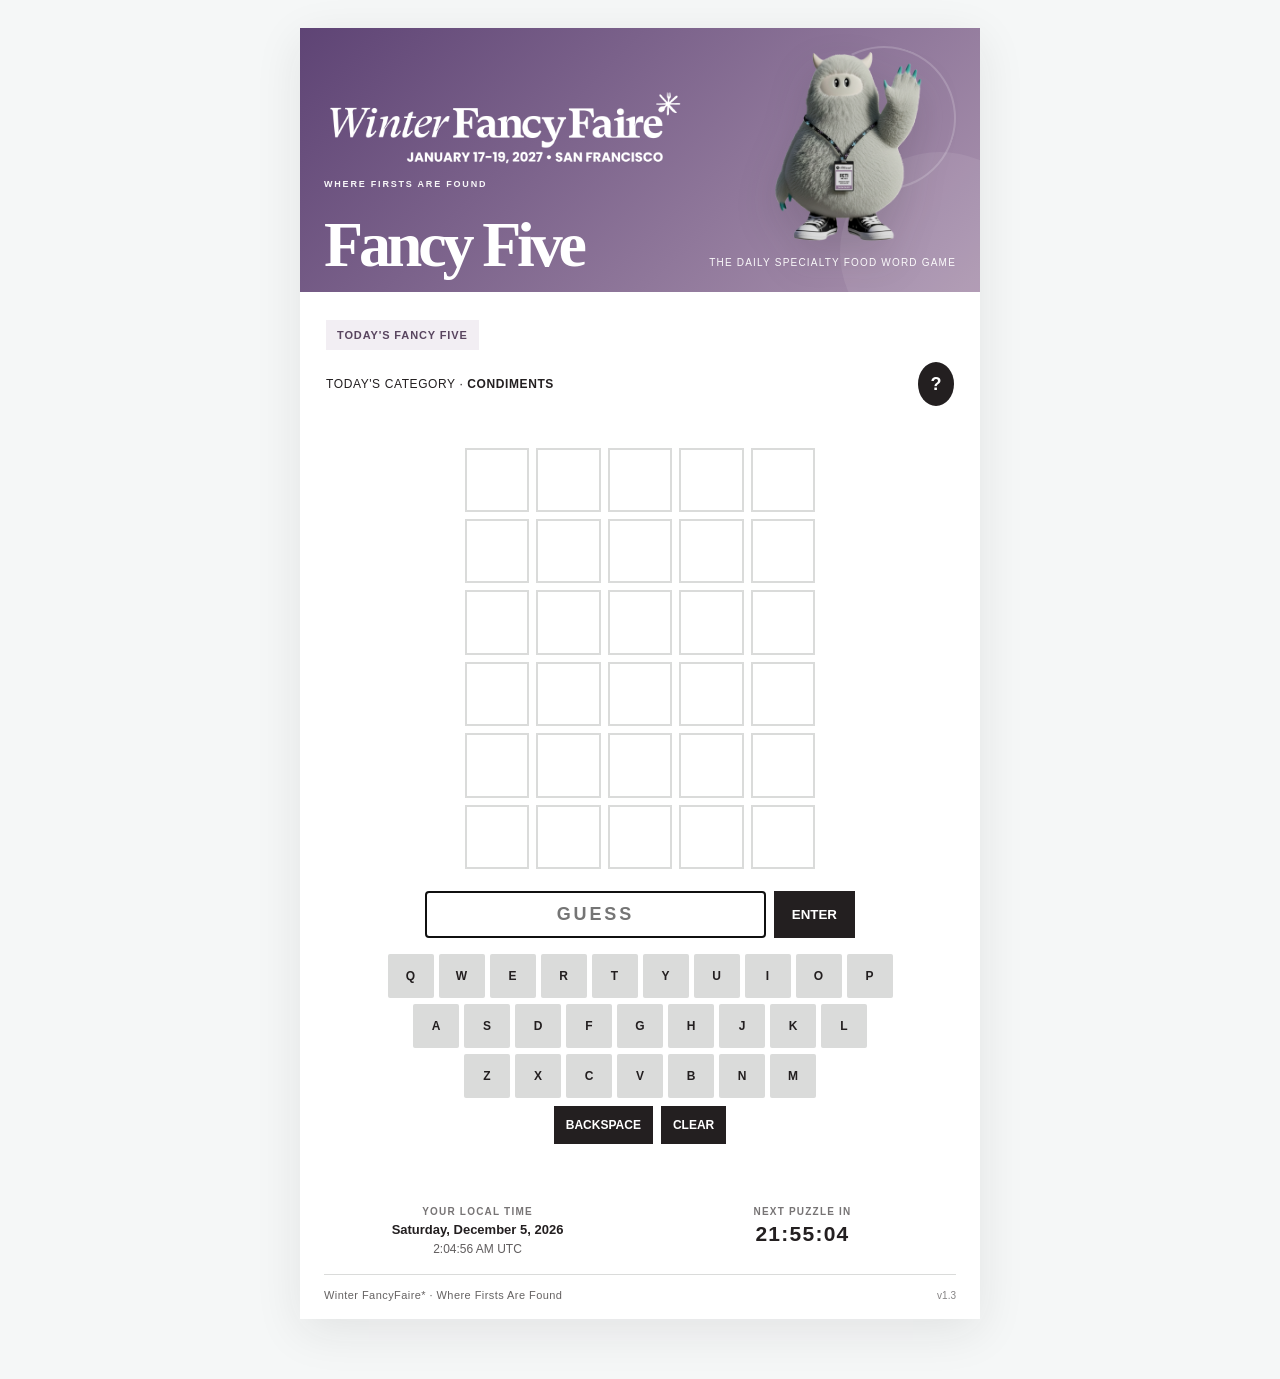
<file: index.html>
﻿<!doctype html>
<html lang="en">
  <head>
    <meta charset="utf-8" />
    <meta name="viewport" content="width=device-width,initial-scale=1" />
    <title>Fancy Five | Winter FancyFaire*</title>
    <link rel="stylesheet" href="css/fancy-five.css" />
  </head>
  <body>
    <div class="ff-app">
      <header class="ff-hero">
        <div class="ff-hero-inner">
          <div class="ff-brand-wrap">
            <img class="ff-brand-logo" src="assets/winter-fancyfaire-logo.png" alt="Winter FancyFaire logo" />
            <div class="ff-tag">WHERE FIRSTS ARE FOUND</div>
          </div>

          <div class="ff-mascot-wrap">
            <img class="ff-mascot" src="assets/reti-the-yeti.png" alt="Reti the Yeti mascot" />
          </div>
        </div>

        <div class="ff-hero-bottom">
          <h1>Fancy Five</h1>
          <p>The daily specialty food word game</p>
        </div>
      </header>

      <main class="ff-main">
        <div id="ff-mode-label" class="ff-mode-label">Today's Fancy Five</div>
        <section id="ff-daily-progress" class="ff-daily-progress" aria-label="Daily and bonus puzzle progress" hidden>
          <div>
            <strong id="ff-daily-progress-status">Daily Puzzle Complete</strong>
            <span id="ff-bonus-progress-label">Bonus Progress: 0/5</span>
          </div>
        </section>

        <div class="ff-topline">
          <div class="ff-category">TODAY'S CATEGORY · <strong id="ff-category"></strong></div>
          <button id="ff-help" class="ff-button ff-help" type="button" aria-label="How to play">?</button>
        </div>

        <div id="ff-message" class="ff-message" role="status" aria-live="polite"></div>
        <div id="ff-board" class="ff-board" aria-label="Fancy Five game board"></div>

        <form id="ff-form" class="ff-controls">
          <input id="ff-guess" class="ff-input" maxlength="5" autocomplete="off" spellcheck="false" placeholder="GUESS" aria-label="Enter a five-letter word" />
          <button id="ff-enter" class="ff-button" type="submit">ENTER</button>
        </form>

        <div id="ff-keyboard" class="ff-keyboard"></div>

        <div class="ff-actions">
          <button id="ff-backspace" class="ff-button" type="button">BACKSPACE</button>
          <button id="ff-clear" class="ff-button" type="button">CLEAR</button>
        </div>

        <section id="ff-result" class="ff-result" hidden>
          <div id="ff-kicker" class="ff-kicker">Daily results</div>
          <h2 id="ff-result-title"></h2>
          <p id="ff-answer"></p>
          <div id="ff-solve-summary" class="ff-solve-summary" aria-live="polite">
            <p id="ff-solve-headline" class="ff-solve-headline"></p>
            <p id="ff-solve-context" class="ff-solve-context"></p>
          </div>
          <p id="ff-fact" class="ff-fact"></p>

          <div id="ff-stats" class="ff-stats">
            <div><b id="ff-played">0</b><span>Played</span></div>
            <div><b id="ff-winrate">0%</b><span>Win rate</span></div>
            <div><b id="ff-streak">0</b><span>Streak</span></div>
            <div><b id="ff-maxstreak">0</b><span>Best</span></div>
          </div>

          <button id="ff-share" class="ff-button ff-share" type="button">SHARE DAILY RESULTS</button>
        </section>

        <section id="ff-todays-results" class="ff-todays-results" aria-labelledby="ff-todays-results-title" hidden>
          <h2 id="ff-todays-results-title">Today's Results</h2>
          <dl class="ff-results-list">
            <div><dt>Daily Puzzle</dt><dd id="ff-daily-result"></dd></div>
            <div><dt>Bonus Puzzles Completed</dt><dd id="ff-bonus-result"></dd></div>
            <div><dt>Total Words Solved Today</dt><dd id="ff-words-result"></dd></div>
          </dl>
          <p id="ff-bonus-prompt" class="ff-bonus-prompt">Want another challenge?</p>
          <div class="ff-bonus-actions">
            <button id="ff-bonus-action" class="ff-button ff-bonus-button" type="button"></button>
            <button id="ff-return-daily" class="ff-button ff-return-button" type="button" hidden>RETURN TO DAILY RESULTS</button>
          </div>
        </section>
      </main>

      <footer class="ff-footer">
        <div class="ff-local-clock" aria-live="off">
          <span class="ff-footer-label">Your local time</span>
          <time id="ff-local-date"></time>
          <time id="ff-local-time"></time>
        </div>
        <div class="ff-countdown" role="timer" aria-live="off">
          <span class="ff-footer-label">Next puzzle in</span>
          <time id="ff-countdown">--:--:--</time>
        </div>
        <div class="ff-footer-bottom">
          <div class="ff-footer-brand">Winter FancyFaire* · Where Firsts Are Found</div>
          <small class="ff-version">v1.3</small>
        </div>
      </footer>
    </div>

    <div id="ff-modal" class="ff-modal" hidden>
      <div class="ff-modal-card" role="dialog" aria-modal="true" aria-labelledby="ff-help-title">
        <button id="ff-close" class="ff-button ff-close" type="button" aria-label="Close">×</button>
        <h2 id="ff-help-title">How to play</h2>
        <p>Guess the five-letter word in six tries. Each guess must be a recognized five-letter English word.</p>
        <div class="ff-example">
          <div class="ff-mini ff-correct">F</div>
          <div class="ff-mini">A</div>
          <div class="ff-mini">N</div>
          <div class="ff-mini">C</div>
          <div class="ff-mini">Y</div>
        </div>
        <p><strong>Green</strong> means the letter is correct and in the right position.</p>
        <p><strong>Yellow</strong> means the letter is in the word but in another position. Gray means it is not in the word.</p>
        <p>A new shared Daily Puzzle appears each day. After you finish it, up to five optional Bonus Puzzles become available.</p>
      </div>
    </div>

    <div id="ff-share-modal" class="ff-modal" hidden>
      <div class="ff-modal-card ff-share-card" role="dialog" aria-modal="true" aria-labelledby="ff-share-title">
        <button id="ff-share-close" class="ff-button ff-close" type="button" aria-label="Close">×</button>
        <h2 id="ff-share-title">Share your Daily Puzzle</h2>
        <p>Choose where to share. Your post is prepared below; review it before publishing.</p>
        <label class="ff-share-label" for="ff-share-text">Your spoiler-free result</label>
        <textarea id="ff-share-text" class="ff-share-text" rows="7" readonly></textarea>
        <div class="ff-share-options" aria-label="Sharing options">
          <button id="ff-share-facebook" class="ff-button" type="button">Facebook</button>
          <button id="ff-share-instagram" class="ff-button" type="button">Instagram</button>
          <button id="ff-share-linkedin" class="ff-button" type="button">LinkedIn</button>
          <button id="ff-share-native" class="ff-button" type="button">More apps</button>
          <button id="ff-share-copy" class="ff-button ff-share-copy" type="button">Copy post</button>
        </div>
        <p id="ff-share-status" class="ff-share-status" role="status" aria-live="polite"></p>
        <p class="ff-share-note">Instagram doesn’t allow websites to prefill a post. We’ll copy your caption so you can paste it into a new Instagram post.</p>
      </div>
    </div>

    <script src="data/puzzles.js"></script>
    <script src="data/bonus-packs.js"></script>
    <script src="data/dictionary.js"></script>
    <script src="src/game.js"></script>
    <script src="src/storage.js"></script>
    <script src="src/analytics.js"></script>
    <script src="src/app.js"></script>
  </body>
</html>
</file>
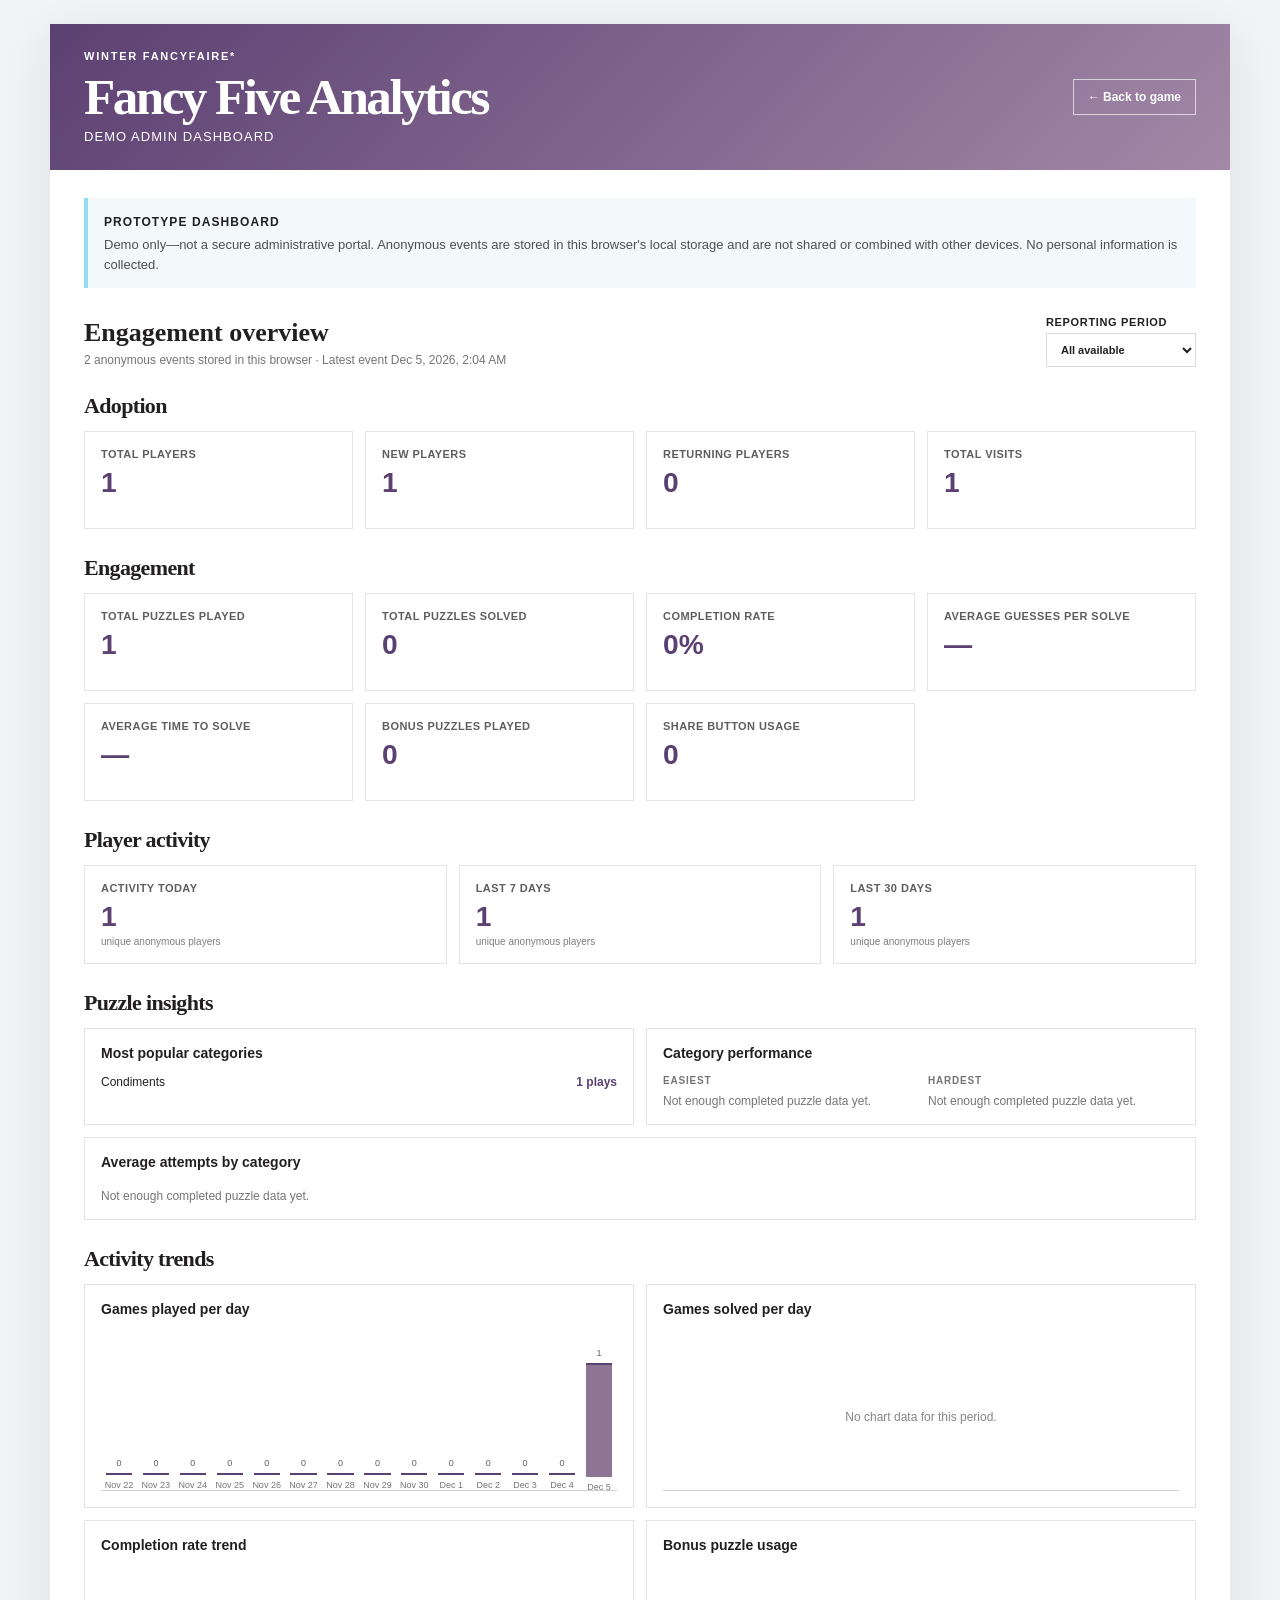
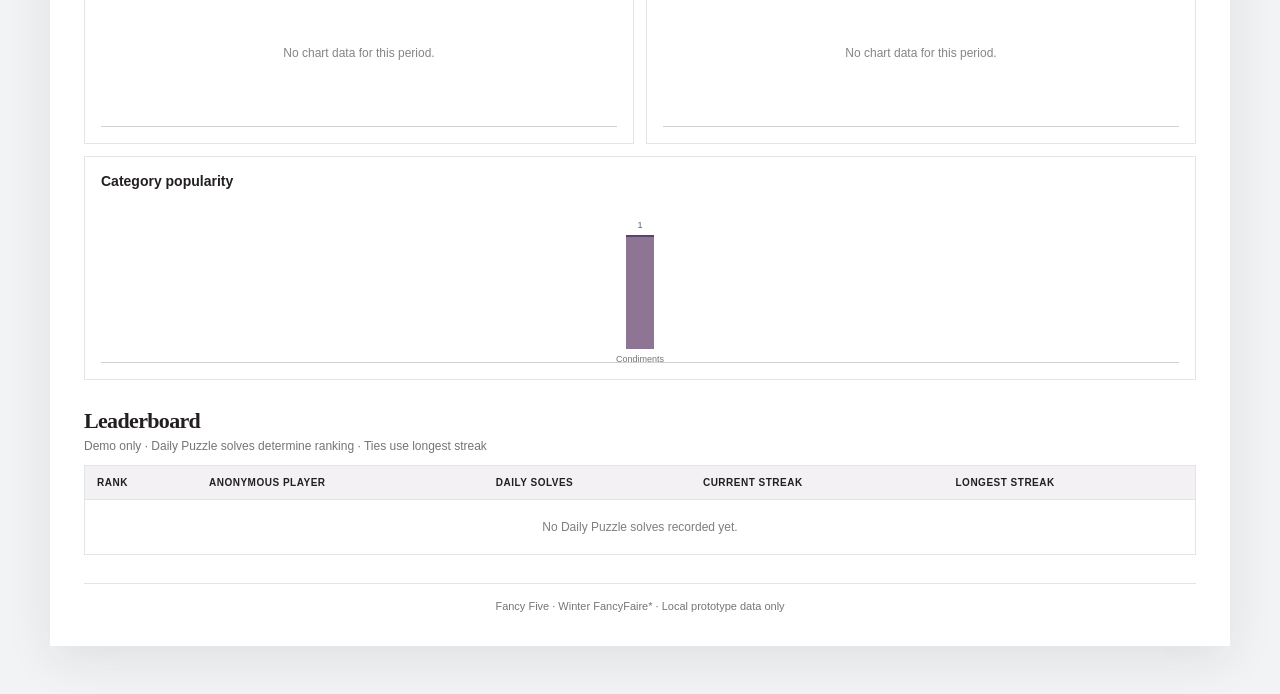
<file: admin/index.html>
<!doctype html>
<html lang="en">
  <head>
    <meta charset="utf-8" />
    <meta name="viewport" content="width=device-width,initial-scale=1" />
    <meta name="robots" content="noindex,nofollow" />
    <title>Demo Analytics | Fancy Five</title>
    <link rel="stylesheet" href="../css/fancy-five.css" />
    <link rel="stylesheet" href="dashboard.css" />
  </head>
  <body class="admin-body">
    <div class="admin-shell">
      <header class="admin-hero">
        <div>
          <div class="admin-brand">Winter FancyFaire*</div>
          <h1>Fancy Five Analytics</h1>
          <p>Demo Admin Dashboard</p>
        </div>
        <a class="admin-game-link" href="../index.html">← Back to game</a>
      </header>

      <main class="admin-main">
        <section class="admin-notice" aria-label="Demo privacy notice">
          <strong>Prototype dashboard</strong>
          <p>
            Demo only—not a secure administrative portal. Anonymous events are stored in this browser's
            local storage and are not shared or combined with other devices. No personal information is collected.
          </p>
        </section>

        <div class="admin-toolbar">
          <div>
            <h2>Engagement overview</h2>
            <p id="admin-updated" class="admin-muted">Reading local demo analytics…</p>
          </div>
          <label class="admin-range">
            Reporting period
            <select id="admin-range">
              <option value="all">All available</option>
              <option value="7">Last 7 days</option>
              <option value="30">Last 30 days</option>
            </select>
          </label>
        </div>

        <p id="admin-storage-warning" class="admin-storage-warning" role="status" hidden></p>
        <p id="admin-empty" class="admin-empty" hidden>
          No game analytics have been recorded in this browser yet. Play Fancy Five in this same browser and refresh this dashboard to see real demo activity.
        </p>

        <section aria-labelledby="admin-adoption-title">
          <h2 id="admin-adoption-title" class="admin-section-title">Adoption</h2>
          <div class="admin-kpis">
            <article class="admin-kpi"><span>Total Players</span><strong id="metric-players">0</strong></article>
            <article class="admin-kpi"><span>New Players</span><strong id="metric-new">0</strong></article>
            <article class="admin-kpi"><span>Returning Players</span><strong id="metric-returning">0</strong></article>
            <article class="admin-kpi"><span>Total Visits</span><strong id="metric-visits">0</strong></article>
          </div>
        </section>

        <section aria-labelledby="admin-engagement-title">
          <h2 id="admin-engagement-title" class="admin-section-title">Engagement</h2>
          <div class="admin-kpis">
            <article class="admin-kpi"><span>Total Puzzles Played</span><strong id="metric-played">0</strong></article>
            <article class="admin-kpi"><span>Total Puzzles Solved</span><strong id="metric-solved">0</strong></article>
            <article class="admin-kpi"><span>Completion Rate</span><strong id="metric-rate">0%</strong></article>
            <article class="admin-kpi"><span>Average Guesses per Solve</span><strong id="metric-guesses">—</strong></article>
            <article class="admin-kpi"><span>Average Time to Solve</span><strong id="metric-time">—</strong></article>
            <article class="admin-kpi"><span>Bonus Puzzles Played</span><strong id="metric-bonus">0</strong></article>
            <article class="admin-kpi"><span>Share Button Usage</span><strong id="metric-shares">0</strong></article>
          </div>
        </section>

        <section aria-labelledby="admin-activity-title">
          <h2 id="admin-activity-title" class="admin-section-title">Player activity</h2>
          <div class="admin-kpis admin-kpis-three">
            <article class="admin-kpi"><span>Activity Today</span><strong id="metric-active-today">0</strong><small>unique anonymous players</small></article>
            <article class="admin-kpi"><span>Last 7 Days</span><strong id="metric-active-7">0</strong><small>unique anonymous players</small></article>
            <article class="admin-kpi"><span>Last 30 Days</span><strong id="metric-active-30">0</strong><small>unique anonymous players</small></article>
          </div>
        </section>

        <section aria-labelledby="admin-insights-title">
          <h2 id="admin-insights-title" class="admin-section-title">Puzzle insights</h2>
          <div class="admin-insight-grid">
            <article class="admin-panel">
              <h3>Most popular categories</h3>
              <div id="admin-popular-categories" class="admin-category-list"></div>
            </article>
            <article class="admin-panel">
              <h3>Category performance</h3>
              <div class="admin-category-columns">
                <div><h4>Easiest</h4><div id="admin-easiest"></div></div>
                <div><h4>Hardest</h4><div id="admin-hardest"></div></div>
              </div>
            </article>
          </div>
          <article class="admin-panel admin-attempts">
            <h3>Average attempts by category</h3>
            <div id="admin-category-attempts" class="admin-category-list"></div>
          </article>
        </section>

        <section aria-labelledby="admin-charts-title">
          <h2 id="admin-charts-title" class="admin-section-title">Activity trends</h2>
          <div class="admin-chart-grid">
            <article class="admin-panel"><h3>Games played per day</h3><div id="chart-played" class="admin-chart"></div></article>
            <article class="admin-panel"><h3>Games solved per day</h3><div id="chart-solved" class="admin-chart"></div></article>
            <article class="admin-panel"><h3>Completion rate trend</h3><div id="chart-rate" class="admin-chart"></div></article>
            <article class="admin-panel"><h3>Bonus puzzle usage</h3><div id="chart-bonus" class="admin-chart"></div></article>
            <article class="admin-panel admin-chart-wide"><h3>Category popularity</h3><div id="chart-categories" class="admin-chart"></div></article>
          </div>
        </section>

        <section aria-labelledby="admin-leaderboard-title">
          <div class="admin-table-heading">
            <div>
              <h2 id="admin-leaderboard-title" class="admin-section-title">Leaderboard</h2>
              <p class="admin-muted">Demo only · Daily Puzzle solves determine ranking · Ties use longest streak</p>
            </div>
          </div>
          <div class="admin-table-wrap">
            <table>
              <thead><tr><th>Rank</th><th>Anonymous player</th><th>Daily solves</th><th>Current streak</th><th>Longest streak</th></tr></thead>
              <tbody id="admin-leaderboard"></tbody>
            </table>
          </div>
        </section>

        <footer class="admin-footer">Fancy Five · Winter FancyFaire* · Local prototype data only</footer>
      </main>
    </div>
    <script src="dashboard.js"></script>
  </body>
</html>
</file>
<file: css/fancy-five.css>
:root {
  --wff-blue: #97daf5;
  --wff-purple: #a289a7;
  --wff-black: #231f20;
  --wff-gray: #dadbda;
  --wff-ice: #f5f7f7;
  --white: #fff;
  --green: #4f7d5b;
  --yellow: #b88b2e;
}

* {
  box-sizing: border-box;
}

body {
  margin: 0;
  background: var(--wff-ice);
  color: var(--wff-black);
  font-family: Poppins, Arial, sans-serif;
}

.ff-app {
  width: min(100% - 24px, 680px);
  margin: 28px auto 60px;
  background: #fff;
  box-shadow: 0 12px 45px rgba(35, 31, 32, 0.09);
}

.ff-hero {
  position: relative;
  overflow: hidden;
  background: linear-gradient(135deg, rgba(91, 64, 114, 0.98), rgba(162, 137, 167, 0.9));
  color: #fff;
  padding: 20px 24px 18px;
  min-height: 170px;
}

.ff-hero::before {
  content: "";
  position: absolute;
  inset: auto -60px -60px auto;
  width: 200px;
  height: 200px;
  border-radius: 50%;
  background: rgba(255, 255, 255, 0.08);
}

.ff-hero::after {
  content: "";
  position: absolute;
  inset: 18px 24px auto auto;
  width: 140px;
  height: 140px;
  border-radius: 50%;
  border: 2px solid rgba(255, 255, 255, 0.18);
  border-left-color: transparent;
  transform: rotate(18deg);
}

.ff-hero-inner {
  position: relative;
  z-index: 1;
  display: flex;
  align-items: center;
  justify-content: space-between;
  gap: 12px;
}

.ff-brand-wrap {
  flex: 1;
  min-width: 0;
}

.ff-brand-logo {
  display: block;
  width: min(100%, 360px);
  max-width: 100%;
  height: auto;
}

.ff-tag {
  font-family: Arial, sans-serif;
  font-size: 9px;
  letter-spacing: 0.2em;
  margin-top: 10px;
  font-weight: 800;
  text-transform: uppercase;
  opacity: 0.95;
}

.ff-mascot-wrap {
  position: relative;
  z-index: 2;
  flex-shrink: 0;
  width: 220px;
  height: 220px;
  display: flex;
  align-items: center;
  justify-content: center;
  margin-top: -12px;
  margin-bottom: -30px;
}

.ff-mascot {
  display: block;
  width: 100%;
  height: 100%;
  object-fit: contain;
  filter: drop-shadow(0 18px 20px rgba(35, 31, 32, 0.15));
}

.ff-hero-bottom {
  position: relative;
  z-index: 1;
  display: flex;
  align-items: baseline;
  justify-content: space-between;
  gap: 12px;
  margin-top: -10px;
}

.ff-hero h1 {
  position: relative;
  z-index: 1;
  font-family: Georgia, serif;
  font-size: clamp(2.2rem, 5vw, 4.1rem);
  line-height: 0.9;
  margin: 0;
  letter-spacing: -0.065em;
}

.ff-hero p {
  position: relative;
  z-index: 1;
  margin: 0;
  text-transform: uppercase;
  font-size: 10px;
  letter-spacing: 0.12em;
  opacity: 0.95;
}

.ff-main {
  padding: 28px 26px 40px;
}

.ff-mode-label {
  display: inline-flex;
  align-items: center;
  min-height: 30px;
  margin-bottom: 12px;
  padding: 6px 11px;
  background: rgba(162, 137, 167, 0.14);
  color: #59455f;
  font-size: 11px;
  font-weight: 800;
  letter-spacing: 0.08em;
  text-transform: uppercase;
}

.ff-daily-progress {
  margin: 0 0 18px;
  padding: 12px 14px;
  border-left: 4px solid var(--green);
  background: #f0f5f1;
}

.ff-daily-progress[hidden],
.ff-todays-results[hidden],
.ff-bonus-actions [hidden] {
  display: none;
}

.ff-daily-progress > div {
  display: flex;
  align-items: center;
  justify-content: space-between;
  gap: 12px;
}

.ff-daily-progress strong {
  font-size: 12px;
  letter-spacing: 0.04em;
  text-transform: uppercase;
}

.ff-daily-progress span {
  font-size: 12px;
  font-weight: 700;
  color: rgba(35, 31, 32, 0.72);
}

.ff-topline {
  display: flex;
  justify-content: space-between;
  align-items: center;
  gap: 12px;
  margin-bottom: 4px;
}

.ff-category {
  font-size: 12px;
  letter-spacing: 0.05em;
  text-transform: uppercase;
}

.ff-help {
  display: inline-flex;
  align-items: center;
  justify-content: center;
  border: 1px solid var(--wff-black);
  background: #1d1d1d;
  color: #fff;
  border-radius: 50%;
  width: 34px;
  height: 34px;
  padding: 0;
  font-size: 18px;
  line-height: 1;
  font-weight: 800;
}

.ff-modal {
  position: fixed;
  inset: 0;
  z-index: 1000;
  display: flex;
  align-items: center;
  justify-content: center;
  padding: 24px;
  background: rgba(35, 31, 32, 0.52);
}

.ff-modal[hidden] {
  display: none;
}

.ff-modal-card {
  position: relative;
  width: min(100%, 560px);
  background: #fff;
  border: 2px solid var(--wff-black);
  box-shadow: 0 20px 50px rgba(35, 31, 32, 0.18);
  padding: 28px 26px 22px;
}

.ff-close {
  position: absolute;
  top: 12px;
  right: 12px;
  width: 32px;
  height: 32px;
  border-radius: 50%;
  display: inline-flex;
  align-items: center;
  justify-content: center;
  padding: 0;
  font-size: 28px;
  line-height: 1;
  background: #fff;
  color: var(--wff-black);
  border: 1px solid var(--wff-black);
}

.ff-modal-card h2 {
  margin: 0 0 12px;
  font-family: Georgia, serif;
  font-size: clamp(2rem, 5vw, 3rem);
  line-height: 1.1;
  letter-spacing: -0.05em;
}

.ff-modal-card p {
  margin: 0 0 12px;
  line-height: 1.6;
  color: rgba(35, 31, 32, 0.85);
}

.ff-share-card {
  max-height: min(90vh, 760px);
  overflow-y: auto;
}

.ff-share-label {
  display: block;
  margin: 18px 0 6px;
  font-size: 13px;
  font-weight: 700;
}

.ff-share-text {
  display: block;
  width: 100%;
  min-height: 150px;
  resize: vertical;
  padding: 12px;
  border: 1px solid var(--wff-gray);
  background: var(--wff-ice);
  color: var(--wff-black);
  font: inherit;
  font-size: 13px;
  line-height: 1.5;
}

.ff-share-options {
  display: grid;
  grid-template-columns: repeat(2, minmax(0, 1fr));
  gap: 8px;
  margin: 14px 0 10px;
}

.ff-share-options .ff-button {
  min-height: 42px;
  padding: 9px 12px;
}

.ff-share-options .ff-share-copy {
  grid-column: 1 / -1;
  background: var(--wff-purple);
  color: var(--wff-black);
}

.ff-share-status {
  min-height: 24px;
  font-weight: 700;
}

.ff-modal-card .ff-share-note {
  margin: 0;
  font-size: 12px;
  color: rgba(35, 31, 32, 0.7);
}

.ff-example {
  display: flex;
  justify-content: center;
  gap: 6px;
  margin: 16px 0 18px;
}

.ff-mini {
  width: 32px;
  height: 32px;
  display: flex;
  align-items: center;
  justify-content: center;
  border: 2px solid var(--wff-gray);
  background: #fff;
  font-size: 16px;
  font-weight: 800;
}

.ff-mini.ff-correct {
  background: var(--green) !important;
  border-color: var(--green) !important;
  color: #fff !important;
}

.ff-message {
  min-height: 38px;
  text-align: center;
  font-size: 14px;
  font-weight: 800;
  padding: 9px 0;
}

.ff-board {
  width: min(350px, 100%);
  margin: auto;
  display: grid;
  grid-template-columns: repeat(5, 1fr);
  gap: 7px;
}

.ff-tile {
  aspect-ratio: 1;
  border: 2px solid var(--wff-gray);
  display: flex;
  align-items: center;
  justify-content: center;
  font: 900 28px Arial;
  background: #fff;
}

.ff-correct {
  background: var(--green) !important;
  color: #fff !important;
  border-color: var(--green) !important;
}

.ff-present {
  background: var(--yellow) !important;
  color: #fff !important;
  border-color: var(--yellow) !important;
}

.ff-absent {
  background: #777 !important;
  color: #fff !important;
  border-color: #777 !important;
}

.ff-controls {
  display: flex;
  gap: 8px;
  max-width: 430px;
  margin: 22px auto 16px;
}

.ff-input {
  flex: 1;
  min-width: 0;
  border: 1px solid #999;
  padding: 12px;
  text-align: center;
  font-size: 18px;
  font-weight: 800;
  letter-spacing: 0.16em;
  text-transform: uppercase;
}

.ff-button {
  border: 0;
  background: var(--wff-black);
  color: #fff;
  padding: 11px 18px;
  min-height: 44px;
  font-weight: 800;
  cursor: pointer;
}

.ff-keyboard {
  display: grid;
  gap: 6px;
}

.ff-keyrow {
  display: flex;
  justify-content: center;
  gap: 5px;
}

.ff-key {
  flex: 1;
  max-width: 46px;
  padding: 0;
  background: var(--wff-gray);
  color: var(--wff-black);
  font-size: 12px;
  border-radius: 2px;
}

.ff-actions {
  display: flex;
  justify-content: center;
  gap: 8px;
  margin-top: 8px;
}

.ff-actions .ff-button {
  font-size: 12px;
  padding: 8px 12px;
  min-height: 38px;
}

.ff-result {
  margin-top: 28px;
  background: var(--wff-ice);
  border-top: 8px solid var(--wff-blue);
  padding: 30px 24px 24px;
  text-align: center;
}

.ff-kicker {
  display: inline-block;
  margin: 0 0 10px;
  font-size: 12px;
  letter-spacing: 0.18em;
  text-transform: uppercase;
  font-weight: 800;
  color: var(--wff-black);
  opacity: 0.72;
}

.ff-result h2 {
  margin: 0 0 10px;
  font-family: Georgia, serif;
  font-size: clamp(2rem, 4vw, 3rem);
  line-height: 1.1;
  letter-spacing: -0.06em;
}

#ff-answer {
  margin: 0 0 10px;
  font-size: 12px;
  font-weight: 800;
  letter-spacing: 0.14em;
  text-transform: uppercase;
  color: var(--wff-black);
}

.ff-fact,
.ff-solve-summary {
  margin: 0 auto 16px;
  max-width: 34rem;
  line-height: 1.6;
  color: rgba(35, 31, 32, 0.8);
}

.ff-solve-summary {
  color: var(--wff-black);
}

.ff-solve-headline {
  margin: 0 0 6px;
  font-size: 17px;
  font-weight: 800;
}

.ff-solve-context {
  margin: 0;
  font-size: 14px;
  font-weight: 500;
}

.ff-stats {
  display: grid;
  grid-template-columns: repeat(4, minmax(0, 1fr));
  gap: 10px;
  max-width: 300px;
  margin: 18px auto 20px;
}

#ff-stats[hidden] {
  display: none;
}

.ff-stats div {
  display: flex;
  flex-direction: column;
  gap: 5px;
  align-items: center;
  justify-content: center;
  font-size: 12px;
  text-transform: uppercase;
  letter-spacing: 0.04em;
}

.ff-stats b {
  font-size: 20px;
  line-height: 1;
}

.ff-share {
  display: inline-flex;
  align-items: center;
  justify-content: center;
  width: min(100%, 220px);
}

.ff-todays-results {
  margin-top: 22px;
  padding: 22px;
  border: 1px solid var(--wff-gray);
  background: #fff;
}

.ff-todays-results h2 {
  margin: 0 0 14px;
  font-family: Georgia, serif;
  font-size: 25px;
  letter-spacing: -0.04em;
}

.ff-results-list {
  margin: 0;
  border-top: 1px solid var(--wff-gray);
}

.ff-results-list > div {
  display: flex;
  justify-content: space-between;
  gap: 14px;
  padding: 10px 0;
  border-bottom: 1px solid var(--wff-gray);
  font-size: 13px;
}

.ff-results-list dt {
  font-weight: 700;
}

.ff-results-list dd {
  margin: 0;
  text-align: right;
}

.ff-bonus-prompt {
  margin: 18px 0 10px;
  font-weight: 700;
  text-align: center;
}

.ff-bonus-actions {
  display: flex;
  flex-wrap: wrap;
  justify-content: center;
  gap: 8px;
}

.ff-bonus-button {
  background: #5b4072;
}

.ff-return-button {
  background: #fff;
  color: var(--wff-black);
  border: 1px solid var(--wff-black);
}

.ff-footer {
  display: grid;
  grid-template-columns: repeat(2, minmax(0, 1fr));
  gap: 18px;
  padding: 22px 24px 18px;
  text-align: center;
  color: var(--wff-black);
  background: #fff;
}

.ff-local-clock,
.ff-countdown {
  display: flex;
  flex-direction: column;
  gap: 5px;
  align-items: center;
}

.ff-footer-label {
  font-size: 10px;
  font-weight: 800;
  letter-spacing: 0.12em;
  text-transform: uppercase;
  color: rgba(35, 31, 32, 0.62);
}

.ff-local-clock time:first-of-type {
  font-size: 13px;
  font-weight: 700;
}

#ff-local-time {
  font-size: 12px;
  color: rgba(35, 31, 32, 0.72);
}

#ff-countdown {
  font-size: 21px;
  font-weight: 800;
  font-variant-numeric: tabular-nums;
  letter-spacing: 0.06em;
}

.ff-footer-bottom {
  grid-column: 1 / -1;
  display: flex;
  align-items: center;
  justify-content: space-between;
  gap: 12px;
  border-top: 1px solid var(--wff-gray);
  padding-top: 14px;
}

.ff-footer-brand {
  text-align: left;
  font-size: 11px;
  letter-spacing: 0.04em;
  color: rgba(35, 31, 32, 0.7);
}

.ff-version {
  flex: 0 0 auto;
  text-align: right;
  font-size: 10px;
  color: rgba(35, 31, 32, 0.55);
  font-variant-numeric: tabular-nums;
}

@media (max-width: 480px) {
  .ff-mascot-wrap {
    width: 120px;
    height: 120px;
  }

  .ff-footer {
    grid-template-columns: 1fr;
  }

  .ff-footer-bottom {
    grid-column: auto;
  }
}
</file>
<file: admin/dashboard.css>
.admin-body {
  background: #f1f3f4;
}

.admin-shell {
  width: min(100% - 28px, 1180px);
  margin: 24px auto 48px;
  background: #fff;
  box-shadow: 0 12px 45px rgba(35, 31, 32, 0.09);
}

.admin-hero {
  display: flex;
  align-items: center;
  justify-content: space-between;
  gap: 24px;
  padding: 26px 34px;
  background: linear-gradient(135deg, #5b4072, #a289a7);
  color: #fff;
}

.admin-brand {
  margin-bottom: 9px;
  font-size: 11px;
  font-weight: 800;
  letter-spacing: 0.16em;
  text-transform: uppercase;
}

.admin-hero h1 {
  margin: 0;
  font-family: Georgia, serif;
  font-size: clamp(2rem, 4vw, 3.2rem);
  line-height: 1;
  letter-spacing: -0.05em;
}

.admin-hero p {
  margin: 7px 0 0;
  font-size: 13px;
  letter-spacing: 0.08em;
  text-transform: uppercase;
}

.admin-game-link {
  flex: 0 0 auto;
  padding: 10px 14px;
  border: 1px solid rgba(255, 255, 255, 0.65);
  color: #fff;
  font-size: 12px;
  font-weight: 700;
  text-decoration: none;
}

.admin-game-link:hover,
.admin-game-link:focus-visible {
  background: rgba(255, 255, 255, 0.12);
}

.admin-main {
  padding: 28px 34px 34px;
}

.admin-notice {
  padding: 14px 16px;
  border-left: 4px solid var(--wff-blue);
  background: #f3f8fa;
}

.admin-notice strong {
  font-size: 12px;
  letter-spacing: 0.09em;
  text-transform: uppercase;
}

.admin-notice p {
  margin: 5px 0 0;
  font-size: 13px;
  line-height: 1.5;
  color: rgba(35, 31, 32, 0.78);
}

.admin-toolbar,
.admin-table-heading {
  display: flex;
  align-items: end;
  justify-content: space-between;
  gap: 20px;
  margin: 28px 0 18px;
}

.admin-toolbar h2 {
  margin: 0;
  font-family: Georgia, serif;
  font-size: 26px;
}

.admin-muted {
  margin: 5px 0 0;
  color: rgba(35, 31, 32, 0.62);
  font-size: 12px;
}

.admin-range {
  display: grid;
  gap: 5px;
  font-size: 11px;
  font-weight: 800;
  letter-spacing: 0.06em;
  text-transform: uppercase;
}

.admin-range select {
  min-width: 150px;
  padding: 9px 10px;
  border: 1px solid var(--wff-gray);
  background: #fff;
  color: var(--wff-black);
  font: inherit;
  letter-spacing: normal;
  text-transform: none;
}

.admin-storage-warning,
.admin-empty {
  margin: 0 0 20px;
  padding: 13px 15px;
  background: #fff6e8;
  border-left: 4px solid #d59835;
  font-size: 13px;
  line-height: 1.5;
}

.admin-empty {
  background: #f3f8fa;
  border-color: var(--wff-blue);
}

.admin-storage-warning[hidden],
.admin-empty[hidden] {
  display: none;
}

.admin-section-title {
  margin: 26px 0 12px;
  font-family: Georgia, serif;
  font-size: 22px;
  letter-spacing: -0.03em;
}

.admin-kpis {
  display: grid;
  grid-template-columns: repeat(4, minmax(0, 1fr));
  gap: 12px;
}

.admin-kpis-three {
  grid-template-columns: repeat(3, minmax(0, 1fr));
}

.admin-kpi,
.admin-panel {
  min-width: 0;
  padding: 16px;
  border: 1px solid #e2e5e6;
  background: #fff;
}

.admin-kpi {
  display: flex;
  flex-direction: column;
  gap: 9px;
  min-height: 98px;
}

.admin-kpi span {
  color: rgba(35, 31, 32, 0.72);
  font-size: 11px;
  font-weight: 800;
  letter-spacing: 0.04em;
  text-transform: uppercase;
}

.admin-kpi strong {
  color: #5b4072;
  font-size: clamp(1.45rem, 2.2vw, 2rem);
  font-variant-numeric: tabular-nums;
  line-height: 1;
}

.admin-kpi small {
  margin-top: -4px;
  color: rgba(35, 31, 32, 0.58);
  font-size: 10px;
}

.admin-insight-grid,
.admin-chart-grid {
  display: grid;
  grid-template-columns: repeat(2, minmax(0, 1fr));
  gap: 12px;
}

.admin-panel h3 {
  margin: 0 0 14px;
  font-size: 14px;
}

.admin-panel h4 {
  margin: 0 0 8px;
  color: rgba(35, 31, 32, 0.62);
  font-size: 10px;
  letter-spacing: 0.08em;
  text-transform: uppercase;
}

.admin-category-columns {
  display: grid;
  grid-template-columns: repeat(2, minmax(0, 1fr));
  gap: 14px;
}

.admin-category-list {
  display: grid;
  gap: 9px;
}

.admin-category-row {
  display: grid;
  grid-template-columns: minmax(0, 1fr) auto;
  align-items: center;
  gap: 10px;
  font-size: 12px;
}

.admin-category-name {
  overflow: hidden;
  text-overflow: ellipsis;
  white-space: nowrap;
}

.admin-category-value {
  color: #5b4072;
  font-weight: 800;
  font-variant-numeric: tabular-nums;
}

.admin-attempts {
  margin-top: 12px;
}

.admin-chart-grid {
  grid-template-columns: repeat(2, minmax(0, 1fr));
}

.admin-chart-wide {
  grid-column: 1 / -1;
}

.admin-chart {
  display: flex;
  align-items: end;
  gap: 5px;
  min-height: 160px;
  padding: 12px 2px 0;
  border-bottom: 1px solid #cfd3d5;
}

.admin-chart-empty {
  align-self: center;
  width: 100%;
  color: rgba(35, 31, 32, 0.55);
  font-size: 12px;
  text-align: center;
}

.admin-bar-group {
  display: flex;
  flex: 1 1 0;
  flex-direction: column;
  align-items: center;
  justify-content: end;
  gap: 5px;
  min-width: 0;
  height: 142px;
}

.admin-bar-value {
  color: rgba(35, 31, 32, 0.72);
  font-size: 9px;
  font-variant-numeric: tabular-nums;
}

.admin-bar {
  width: min(28px, 82%);
  min-height: 2px;
  background: #8f7594;
  border-top: 2px solid #5b4072;
}

.admin-bar-label {
  max-width: 100%;
  overflow: hidden;
  color: rgba(35, 31, 32, 0.62);
  font-size: 9px;
  text-overflow: ellipsis;
  white-space: nowrap;
}

.admin-table-heading {
  align-items: center;
  margin-bottom: 12px;
}

.admin-table-heading .admin-section-title {
  margin: 0;
}

.admin-table-heading .admin-muted {
  margin-top: 5px;
}

.admin-table-wrap {
  overflow-x: auto;
  border: 1px solid #e2e5e6;
}

.admin-table-wrap table {
  width: 100%;
  border-collapse: collapse;
  font-size: 12px;
  text-align: left;
}

.admin-table-wrap th,
.admin-table-wrap td {
  padding: 11px 12px;
  border-bottom: 1px solid #e2e5e6;
  white-space: nowrap;
}

.admin-table-wrap th {
  background: #f4f1f5;
  font-size: 10px;
  letter-spacing: 0.05em;
  text-transform: uppercase;
}

.admin-table-wrap tbody tr:last-child td {
  border-bottom: 0;
}

.admin-table-empty {
  padding: 20px !important;
  color: rgba(35, 31, 32, 0.58);
  text-align: center;
}

.admin-footer {
  margin-top: 28px;
  padding-top: 16px;
  border-top: 1px solid #e2e5e6;
  color: rgba(35, 31, 32, 0.62);
  font-size: 11px;
  text-align: center;
}

@media (max-width: 760px) {
  .admin-main {
    padding: 22px;
  }

  .admin-kpis {
    grid-template-columns: repeat(2, minmax(0, 1fr));
  }
}

@media (max-width: 540px) {
  .admin-shell {
    width: min(100% - 16px, 1180px);
    margin: 8px auto 20px;
  }

  .admin-hero {
    align-items: start;
    flex-direction: column;
    padding: 22px;
  }

  .admin-main {
    padding: 18px 14px 24px;
  }

  .admin-toolbar {
    align-items: stretch;
    flex-direction: column;
  }

  .admin-range select {
    width: 100%;
  }

  .admin-kpis,
  .admin-kpis-three,
  .admin-insight-grid,
  .admin-chart-grid {
    grid-template-columns: 1fr 1fr;
  }

  .admin-kpi {
    padding: 12px;
  }

  .admin-kpi span {
    font-size: 10px;
  }

  .admin-chart-wide {
    grid-column: 1 / -1;
  }

  .admin-category-columns {
    grid-template-columns: 1fr;
  }
}
</file>
